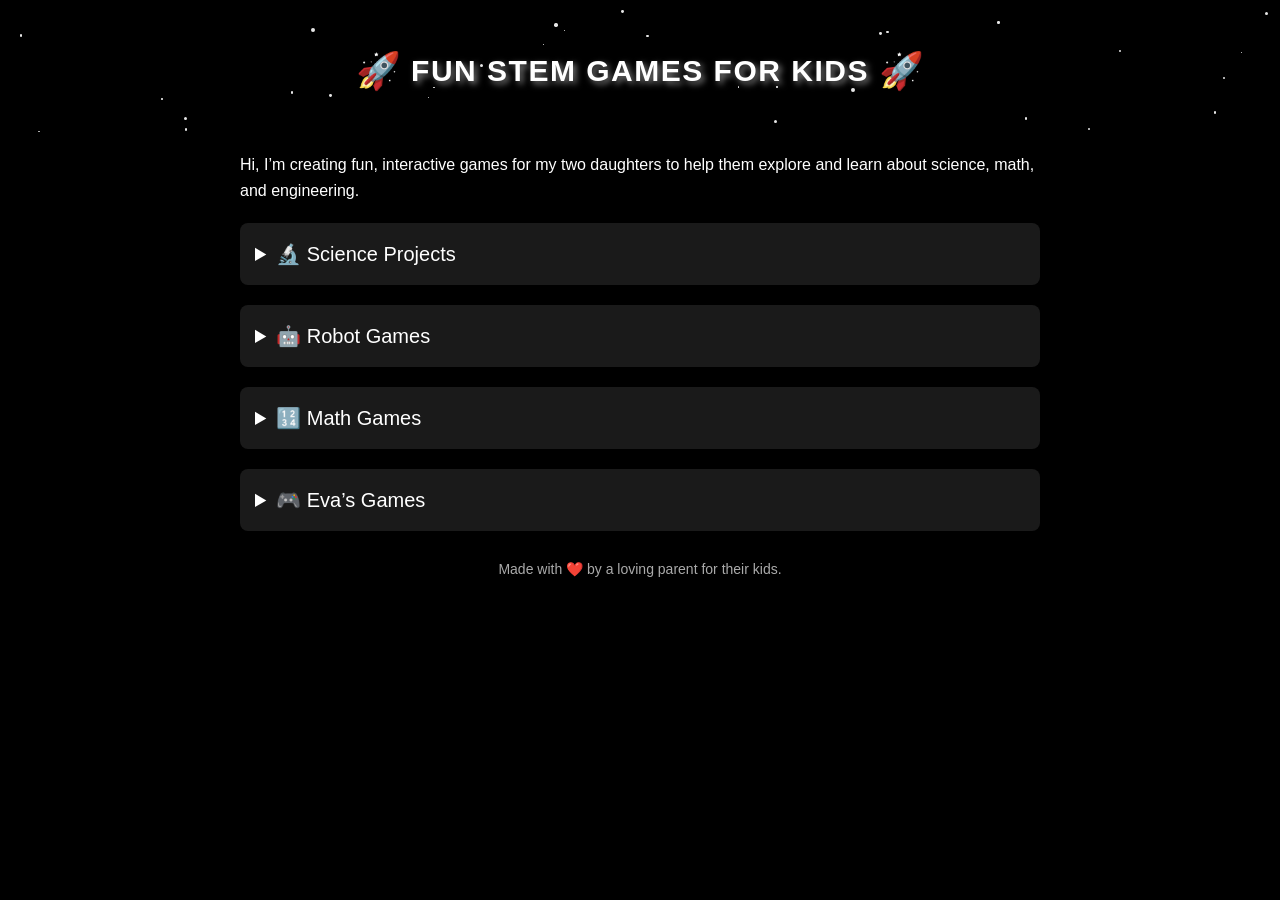
<file: index.html>
<!DOCTYPE html>
<html lang="en">
<head>
  <meta charset="UTF-8" />
  <meta name="viewport" content="width=device-width, initial-scale=1.0" />
  <title>Home - Fun STEM Games for Kids</title>
  
  <!-- Open Graph Meta Tags -->
  <meta property="og:title" content="Fun STEM Games for Kids">
  <meta property="og:description" content="Explore fun and interactive STEM games designed for kids!">
  <meta property="og:image" content="https://tdit84.github.io/home/images/shareable-image.png">
  <meta property="og:url" content="https://tdit84.github.io/home">
  <meta property="og:type" content="website">
  
  <style>
    body {
      font-family: Arial, sans-serif;
      text-align: center;
      background-color: #000;
      color: white;
      margin: 0;
      padding: 10px;
      overflow-x: hidden;
    }
    header {
      background: black;
      color: white;
      padding: 40px 0;
      display: flex;
      justify-content: center;
      align-items: center;
      position: relative;
      overflow: hidden;
    }
    .star-container {
      position: absolute;
      top: 0;
      left: 0;
      width: 100%;
      height: 100%;
      pointer-events: none;
    }
    .star {
      position: absolute;
      background: white;
      border-radius: 50%;
      opacity: 0.9;
      animation: twinkle 2s infinite alternate ease-in-out;
    }
    @keyframes twinkle {
      0% { opacity: 0.5; }
      100% { opacity: 1; }
    }
    .header-content {
      display: flex;
      align-items: center;
      gap: 10px;
      position: relative;
      z-index: 1;
    }
    .header-content h1 {
      margin: 0;
      font-size: 30px;
      font-weight: bold;
      text-transform: uppercase;
      letter-spacing: 1.5px;
      text-shadow: 3px 3px 6px rgba(255, 255, 255, 0.5);
    }
    .rocket {
      font-size: 36px;
      animation: float 1.5s infinite alternate ease-in-out;
    }
    @keyframes float {
      0% { transform: translateY(0); }
      100% { transform: translateY(-5px); }
    }
    .content {
      margin: 20px auto;
      max-width: 800px;
      line-height: 1.6;
      text-align: left;
    }
    /* Main accordion for categories */
    details {
      background: rgba(255, 255, 255, 0.1);
      border-radius: 8px;
      margin: 20px 0;
      padding: 10px;
    }
    summary {
      font-size: 20px;
      cursor: pointer;
      padding: 5px;
      outline: none;
    }
    /* Nested accordion for Math Games sub-categories */
    .nested details {
      background: rgba(255, 255, 255, 0.05);
      margin: 10px 0 10px 20px;
      padding: 5px 10px;
      border-radius: 5px;
    }
    .nested summary {
      font-size: 18px;
      cursor: pointer;
      padding: 3px;
    }
    .game-container {
      margin: 10px 30px;
      padding: 10px;
      background: rgba(255, 255, 255, 0.1);
      border-radius: 8px;
      box-shadow: 0 4px 8px rgba(255, 255, 255, 0.2);
    }
    .game-description {
      font-size: 16px;
      margin-bottom: 5px;
    }
    .link-btn {
      display: inline-block;
      background-color: #555;
      color: white;
      text-decoration: none;
      padding: 8px 16px;
      font-size: 14px;
      border-radius: 5px;
      transition: all 0.3s ease;
    }
    .link-btn:hover {
      background-color: #777;
    }
    footer {
      margin-top: 30px;
      font-size: 14px;
      color: #aaa;
      text-align: center;
    }
  </style>
</head>
<body>
  <header>
    <div class="star-container"></div>
    <div class="header-content">
      <span class="rocket">🚀</span>
      <h1>Fun STEM Games for Kids</h1>
      <span class="rocket">🚀</span>
    </div>
  </header>

  <div class="content">
    <p>
      Hi, I’m creating fun, interactive games for my two daughters to help them explore and learn about science, math, and engineering.
    </p>
    
    <!-- Science Projects Section -->
    <details>
      <summary>🔬 Science Projects</summary>
      <div class="game-container">
        <p class="game-description">
          Extract frames from your videos.
        </p>
        <a href="https://tdit84.github.io/video-frame-extractor/" class="link-btn" target="_blank">Video Frame Extractor</a>
      </div>
    </details>
    
    <!-- Robot Games Section -->
    <details>
      <summary>🤖 Robot Games</summary>
      <div class="game-container">
        <p class="game-description">
          Play with a robot arm and learn how motors work. Can you make the robot reach the target?
        </p>
        <a href="https://tdit84.github.io/robot-arm-game/" class="link-btn" target="_blank">Play the Robot Arm Game</a>
      </div>
      <div class="game-container">
        <p class="game-description">
          Control a robot car and collect wrenches. Tap to move and avoid obstacles!
        </p>
        <a href="https://tdit84.github.io/robot-car-wrench-game/" class="link-btn" target="_blank">Play the Robot Car Game</a>
      </div>
    </details>
    
    <!-- Math Games Section with double nested dropdown -->
    <details>
      <summary>🔢 Math Games</summary>
      <div class="nested">
        <!-- Fractions Category -->
        <details>
          <summary>Fractions</summary>
          <div class="game-container">
            <p class="game-description">
              Convert mixed numbers to improper fractions.
            </p>
            <a href="https://tdit84.github.io/mixed_numbers_to_improper_fractions/" class="link-btn" target="_blank">Play Mixed Numbers Game</a>
          </div>
          <div class="game-container">
            <p class="game-description">
              Divide fractions.
            </p>
            <a href="https://tdit84.github.io/divide_fractions/" class="link-btn" target="_blank">Play Divide Fractions</a>
          </div>
          <div class="game-container">
            <p class="game-description">
              Fly through complex fractions.
            </p>
            <a href="https://tdit84.github.io/complex_fractions/" class="link-btn" target="_blank">Play Complex Fractions</a>
          </div>
          <div class="game-container">
            <p class="game-description">
              Multiply fractions.
            </p>
            <a href="https://tdit84.github.io/multiply_fractions/" class="link-btn" target="_blank">Play Multiply Fractions</a>
          </div>
          <div class="game-container">
            <p class="game-description">
              Convert a fraction to a decimal.
            </p>
            <a href="https://tdit84.github.io/fraction_to_decimal/" class="link-btn" target="_blank">Play Fraction to Decimal</a>
          </div>
          <div class="game-container">
            <p class="game-description">
              Reduce fractions to ratios.
            </p>
            <a href="https://tdit84.github.io/ratio_game/" class="link-btn" target="_blank">Play Ratio Game</a>
          </div>
        </details>
        <!-- Decimals Category -->
        <details>
          <summary>Decimals</summary>
          <div class="game-container">
            <p class="game-description">
              Convert decimals to fractions.
            </p>
            <a href="https://tdit84.github.io/decimals_to_fractions/" class="link-btn" target="_blank">Play Decimals to Fractions</a>
          </div>
          <div class="game-container">
            <p class="game-description">
              Arrange decimals in order.
            </p>
            <a href="https://tdit84.github.io/order_decimals_game/" class="link-btn" target="_blank">Play Order Decimals Game</a>
          </div>
          <div class="game-container">
            <p class="game-description">
              Practice adding money by rounding amounts.
            </p>
            <a href="https://tdit84.github.io/add_money_by_rounding/" class="link-btn" target="_blank">Play Add Money by Rounding</a>
          </div>
          <div class="game-container">
            <p class="game-description">
              Round decimals for precision.
            </p>
            <a href="https://tdit84.github.io/decimal_rounding_game/" class="link-btn" target="_blank">Play Decimal Rounding Game</a>
          </div>
          <div class="game-container">
            <p class="game-description">
              Multiply by counting zeros.
            </p>
            <a href="https://tdit84.github.io/multiply_by_counting_zeros/" class="link-btn" target="_blank">Play Multiply by Counting Zeros</a>
          </div>
        </details>
        <!-- Geometry Category (for Percents and new Line Formula Game has been moved earlier but now we add under Science Projects) -->
        <!-- We now create a separate Geometry category under Math Games if needed; however, your request now asks for the Line Formula Game to be in Eva’s Games earlier.
             So we'll leave Geometry out of Math Games. -->
        <!-- Percents Category -->
        <details>
          <summary>Percents</summary>
          <div class="game-container">
            <p class="game-description">
              Convert decimals to percents with ease.
            </p>
            <a href="https://tdit84.github.io/decimals_to_percents_game/" class="link-btn" target="_blank">Play Decimals to Percents Game</a>
          </div>
        </details>
        <!-- Exponents Category -->
        <details>
          <summary>Exponents</summary>
          <div class="game-container">
            <p class="game-description">
              Master exponents in this power-packed challenge.
            </p>
            <a href="https://tdit84.github.io/exponents_game/" class="link-btn" target="_blank">Play Exponents Game</a>
          </div>
        </details>
      </div>
    </details>
    
    <!-- Eva's Games Section -->
    <details>
      <summary>🎮 Eva’s Games</summary>
      <div class="game-container">
        <p class="game-description">
          This is a soccer game – play Classic Football!
        </p>
        <a href="https://tdit84.github.io/classic_football/" class="link-btn" target="_blank">Play Classic Football</a>
      </div>
      <div class="game-container">
        <p class="game-description">
          This one is American football – check out American Football!
        </p>
        <a href="https://tdit84.github.io/american_football/" class="link-btn" target="_blank">Play American Football</a>
      </div>
      <div class="game-container">
        <p class="game-description">
          Fly a drone at the beach.
        </p>
        <a href="https://tdit84.github.io/drone_game/" class="link-btn" target="_blank">Play Drone Game</a>
      </div>
      <div class="game-container">
        <p class="game-description">
          Discover the formula for a line.
        </p>
        <a href="https://tdit84.github.io/line_formula_game/" class="link-btn" target="_blank">Play Line Formula Game</a>
      </div>
    </details>
    
  </div>

  <footer>
    <p>Made with ❤️ by a loving parent for their kids.</p>
  </footer>

  <script>
    function createStars() {
      const starContainer = document.querySelector('.star-container');
      for (let i = 0; i < 30; i++) {
        const star = document.createElement("div");
        star.classList.add("star");
        const size = Math.random() * 3 + 1 + "px";
        star.style.width = size;
        star.style.height = size;
        star.style.top = Math.random() * 100 + "%";
        star.style.left = Math.random() * 100 + "%";
        star.style.animationDuration = (Math.random() * 2 + 1) + "s";
        starContainer.appendChild(star);
      }
    }
    createStars();
  </script>
</body>
</html>
</file>
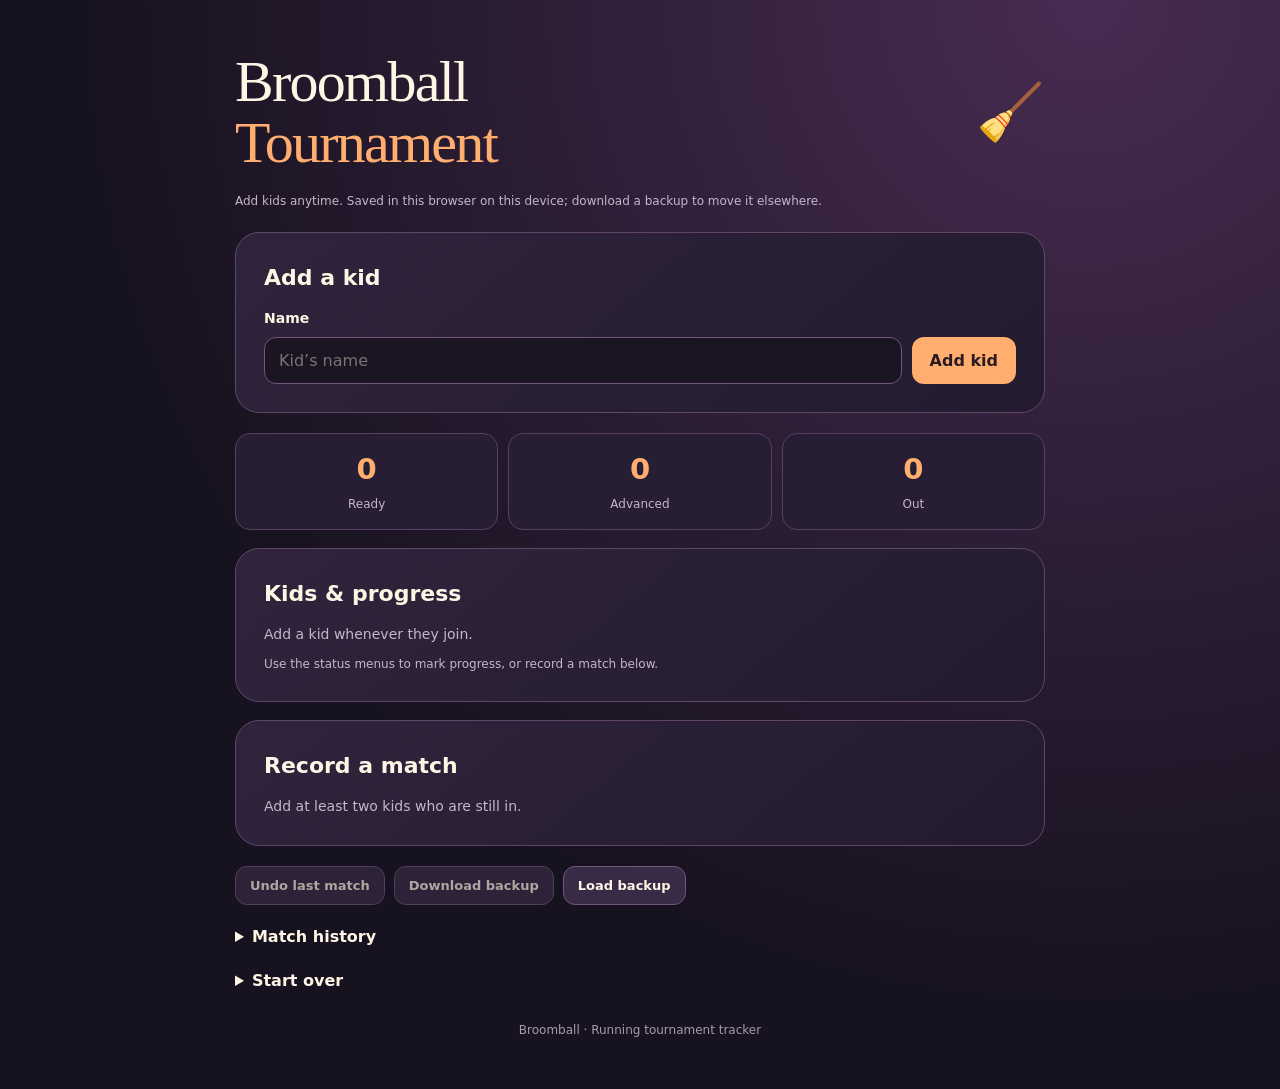
<file: broomball.html>
<!doctype html><html lang="en"><head><meta charset="utf-8"><meta name="viewport" content="width=device-width,initial-scale=1"><meta name="theme-color" content="#20182e"><title>Broomball Tournament</title><meta name="description" content="Add kids as they join and track who advances in your broomball tournament."><meta property="og:title" content="Broomball Tournament"><meta property="og:description" content="Add players anytime and track their progress."><link rel="stylesheet" href="halloween-voting.css"><style>
main{max-width:850px}.head .icon{font-size:55px}.saved{font-size:12px;color:var(--muted);margin:0 0 22px}.card{margin-top:18px}.card h2{font-size:22px;margin:0 0 14px}.add-row{display:flex;gap:10px;margin-top:8px}.add-row input{flex:1;width:0;min-width:0}.add-row button{white-space:nowrap;width:auto;flex:0 0 auto;margin-top:0}.stats{display:grid;grid-template-columns:repeat(3,1fr);gap:10px;margin-top:20px}.stat{border:1px solid #584063;background:#271e33;border-radius:15px;padding:14px;text-align:center}.stat strong{display:block;font-size:29px;color:var(--accent)}.stat span{font-size:12px;color:var(--muted)}.kid{display:grid;grid-template-columns:1fr 125px;align-items:center;gap:14px;border-top:1px solid #4f3b58;padding:16px 0}.kid-name{font-weight:700;overflow-wrap:anywhere}.kid-meta{font-size:12px;color:var(--muted);margin:4px 0 0}select{width:100%;background:#1b1523;color:var(--ink);border:1px solid #715779;border-radius:11px;padding:12px 9px;font:16px system-ui}select:focus{outline:3px solid var(--accent);outline-offset:3px}.pair{display:grid;grid-template-columns:1fr 1fr;gap:14px}.pair label{font-size:12px;margin-bottom:6px}.win-buttons{display:grid;grid-template-columns:1fr 1fr;gap:12px;margin-top:16px}.win-buttons button{overflow-wrap:anywhere;min-width:0}.toolbar{display:flex;gap:9px;flex-wrap:wrap;margin:20px 0}.secondary{background:#392b45;color:var(--ink);border:1px solid #715779;font-size:13px;padding:11px 14px}.reset{color:#ffd1da;border-color:#a66e82}.note{margin-top:10px}.log{font-size:14px;padding:13px 0;border-top:1px solid #4f3b58;overflow-wrap:anywhere}.log small{color:var(--muted);display:block}.log strong{color:#ffd1a4}details{margin-top:20px}summary{cursor:pointer;font-weight:650}#message{color:#ffd1ac;font-size:14px;min-height:20px}#message:empty{display:none}.empty{color:var(--muted);font-size:14px;margin:0}.out .kid-name{color:#c2a7be}#import-file{display:none}[hidden]{display:none!important}@media(max-width:600px){.card{padding:20px}.head h1{font-size:39px}.head .icon{font-size:45px}.add-row button{padding:12px 15px}.kid{grid-template-columns:1fr 115px}.pair{gap:10px}.win-buttons button{font-size:14px;padding:13px 9px}}
</style></head><body><main><div class="head"><h1>Broomball<br><em>Tournament</em></h1><span class="icon" aria-hidden="true">🧹</span></div><p class="saved">Add kids anytime. Saved in this browser on this device; download a backup to move it elsewhere.</p><p id="message" role="status" aria-live="polite"></p><section class="card"><h2>Add a kid</h2><form id="add-form"><label for="kid-name">Name</label><div class="add-row"><input id="kid-name" name="kid" autocomplete="off" maxlength="60" placeholder="Kid’s name" required><button type="submit">Add kid</button></div></form></section><div class="stats" aria-label="Player progress"><div class="stat"><strong id="ready-count">0</strong><span>Ready</span></div><div class="stat"><strong id="advanced-count">0</strong><span>Advanced</span></div><div class="stat"><strong id="out-count">0</strong><span>Out</span></div></div><section class="card"><h2>Kids & progress</h2><div id="roster"><p class="empty">Add a kid whenever they join.</p></div><p class="note">Use the status menus to mark progress, or record a match below.</p></section><section class="card" id="match-card"><h2>Record a match</h2><p class="empty" id="match-hint">Add at least two kids who are still in.</p><div id="match-controls" hidden><div class="pair"><div><label for="player-a">First player</label><select id="player-a"></select></div><div><label for="player-b">Second player</label><select id="player-b"></select></div></div><p class="note">Tap the winner. They advance; the other kid is marked out.</p><div class="win-buttons"><button id="a-wins" type="button"></button><button id="b-wins" type="button"></button></div></div></section><div class="toolbar"><button id="undo" type="button" class="secondary">Undo last match</button><button id="download" type="button" class="secondary">Download backup</button><button id="import" type="button" class="secondary">Load backup</button></div><details><summary>Match history</summary><div id="history"></div></details><details><summary>Start over</summary><p class="note">Download a backup if you want to keep this tournament.</p><button id="restart" type="button" class="secondary reset">Clear this tournament</button></details><input id="import-file" type="file" accept=".json,application/json"><footer>Broomball · Running tournament tracker</footer></main><script src="broomball-core.js"></script><script src="broomball.js"></script></body></html>
</file>
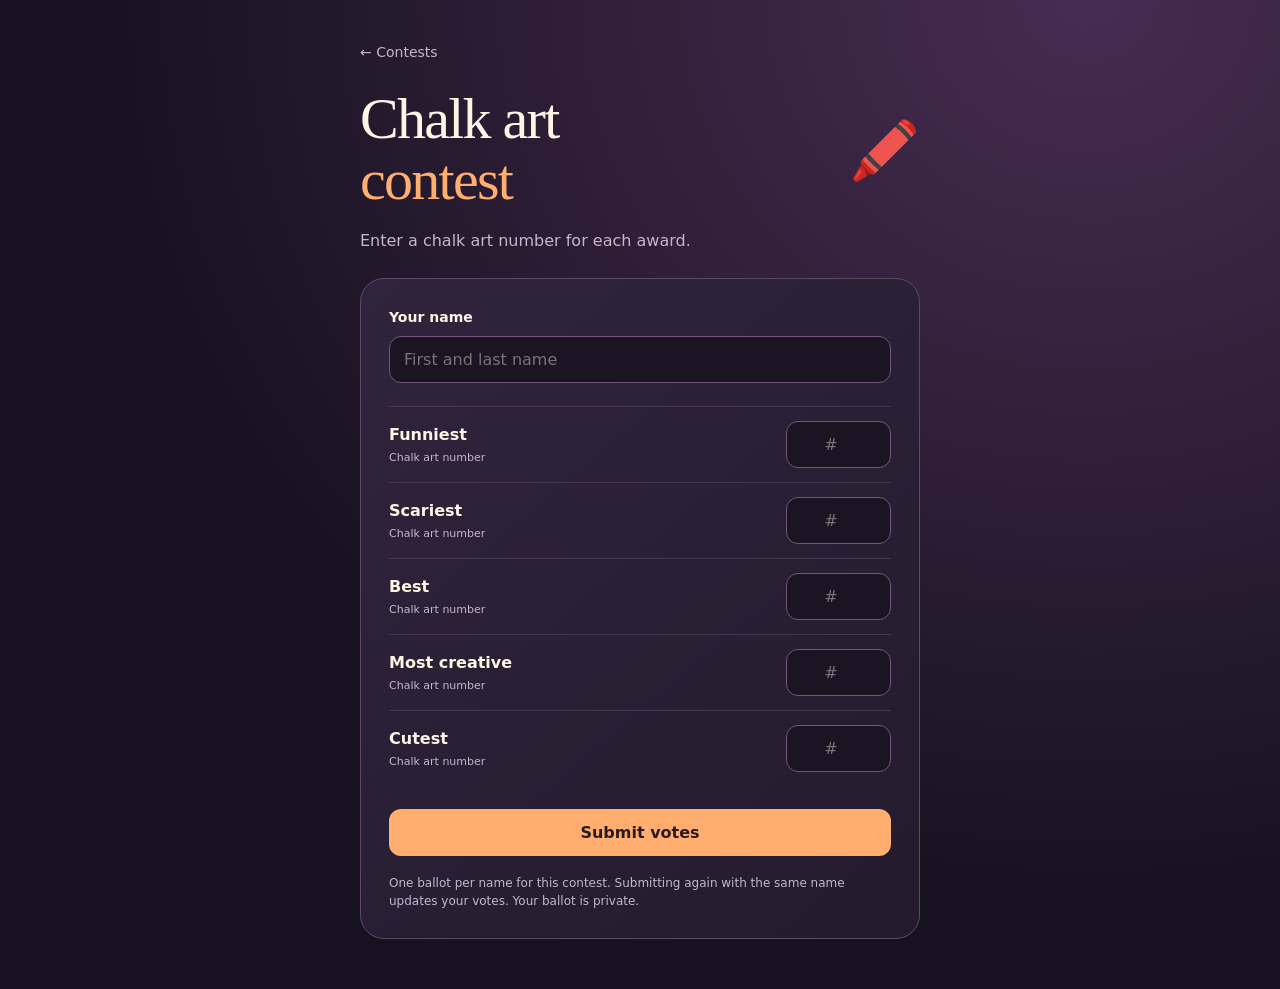
<file: chalk-vote.html>
<!doctype html><html lang="en"><head><meta charset="utf-8"><meta name="viewport" content="width=device-width,initial-scale=1"><meta name="theme-color" content="#20182e"><title>Chalk art contest • Halloween Voting</title><meta name="description" content="Enter your name and vote by entry number for each award."><meta property="og:type" content="website"><meta property="og:title" content="Chalk art contest • Halloween Voting"><meta property="og:description" content="Enter your name and vote by entry number for each award."><link rel="stylesheet" href="halloween-voting.css"></head><body><main class="ballot"><a class="back" href="halloween.html">← Contests</a><div class="head"><h1>Chalk art<br><em>contest</em></h1><span class="icon" aria-hidden="true">🖍️</span></div><p class="sub">Enter a chalk art number for each award.</p><div class="card"><form id="ballot" data-contest="chalk"><label for="voter">Your name</label><input id="voter" name="voter" autocomplete="name" maxlength="80" placeholder="First and last name" required><div class="award"><label for="funniest">Funniest<small>Chalk art number</small></label><input id="funniest" name="funniest" data-vote type="number" inputmode="numeric" min="1" max="9999" step="1" placeholder="#" required aria-label="Funniest — chalk number"></div><div class="award"><label for="scariest">Scariest<small>Chalk art number</small></label><input id="scariest" name="scariest" data-vote type="number" inputmode="numeric" min="1" max="9999" step="1" placeholder="#" required aria-label="Scariest — chalk number"></div><div class="award"><label for="best">Best<small>Chalk art number</small></label><input id="best" name="best" data-vote type="number" inputmode="numeric" min="1" max="9999" step="1" placeholder="#" required aria-label="Best — chalk number"></div><div class="award"><label for="creative">Most creative<small>Chalk art number</small></label><input id="creative" name="creative" data-vote type="number" inputmode="numeric" min="1" max="9999" step="1" placeholder="#" required aria-label="Most creative — chalk number"></div><div class="award"><label for="cutest">Cutest<small>Chalk art number</small></label><input id="cutest" name="cutest" data-vote type="number" inputmode="numeric" min="1" max="9999" step="1" placeholder="#" required aria-label="Cutest — chalk number"></div><div class="honey" aria-hidden="true"><label for="website">Leave blank</label><input id="website" name="website" tabindex="-1" autocomplete="off"></div><button id="submit" type="submit">Submit votes</button><p id="status" role="status" aria-live="polite"></p></form><p class="note">One ballot per name for this contest. Submitting again with the same name updates your votes. Your ballot is private.</p></div></main><script src="halloween-voting.js"></script></body></html>
</file>
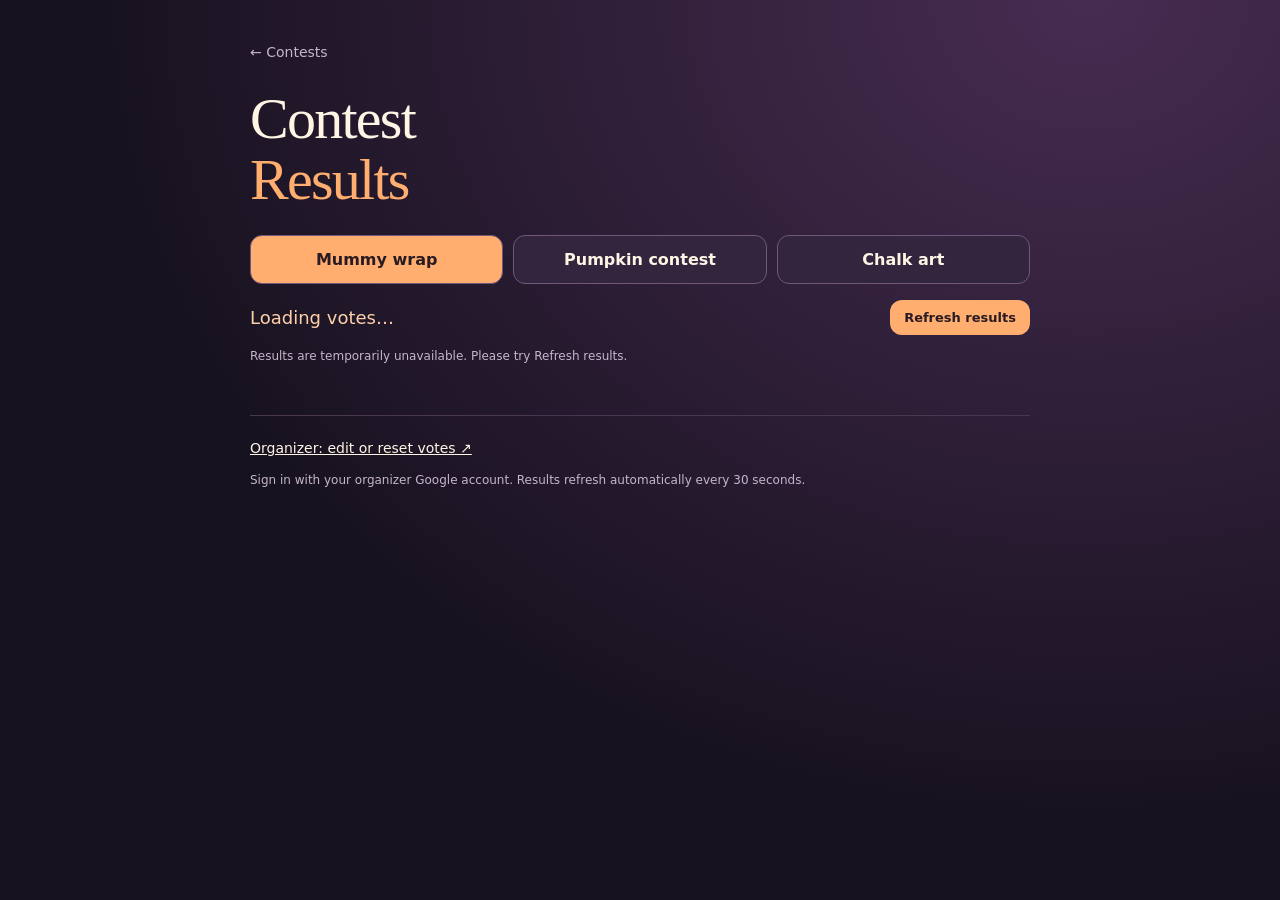
<file: halloween-results.html>
<!doctype html><html lang="en"><head><meta charset="utf-8"><meta name="viewport" content="width=device-width,initial-scale=1"><meta name="theme-color" content="#20182e"><title>Contest Results • Halloween</title><meta name="description" content="Live vote counts for the Halloween mummy wrap and pumpkin contests."><meta property="og:title" content="Halloween Contest Results"><meta property="og:description" content="See the latest votes for every award."><link rel="stylesheet" href="halloween-voting.css"><style>.tabs{display:flex;gap:10px;margin:24px 0 16px}.tabs button{flex:1;background:#34253f;color:var(--ink);border:1px solid #715779}.tabs button[aria-selected=true]{background:var(--accent);color:#291b21}.topline{display:flex;align-items:center;gap:14px;justify-content:space-between;flex-wrap:wrap}.topline button{font-size:13px;padding:10px 14px}.summary{font-size:18px;color:#ffcfaa}#load-status{font-size:12px;color:var(--muted);min-height:18px}.award-card h3{font-size:18px;margin:0 0 15px}.award-card{margin:0}.leader{font:500 31px/1.2 Georgia,serif;color:var(--accent);margin:0 0 8px}.vote-count{font-size:13px;color:var(--muted);margin:0}.awards{display:grid;grid-template-columns:1fr 1fr;gap:16px;margin-top:20px}.award-card details{margin-top:18px;font-size:13px}summary{cursor:pointer}table{width:100%;border-collapse:collapse;margin-top:12px}th,td{text-align:left;padding:8px 2px;border-bottom:1px solid #49364f}th{color:var(--muted);font-size:12px}.organizer{border-top:1px solid #49364f;margin-top:30px;padding-top:22px;font-size:14px}.organizer p{font-size:12px;color:var(--muted)}@media(max-width:600px){.awards{grid-template-columns:1fr}.tabs button{font-size:14px;padding:13px 8px}}</style></head><body><main><a class="back" href="halloween.html">← Contests</a><h1>Contest<br><em>Results</em></h1><div class="tabs" role="tablist" aria-label="Contest"><button id="mummy-tab" type="button" role="tab" aria-selected="true" aria-controls="results" data-contest="mummy">Mummy wrap</button><button id="pumpkin-tab" type="button" role="tab" aria-selected="false" aria-controls="results" data-contest="pumpkin">Pumpkin contest</button><button id="chalk-tab" type="button" role="tab" aria-selected="false" aria-controls="results" data-contest="chalk">Chalk art</button></div><div class="topline"><span id="ballot-count" class="summary">Loading votes…</span><button id="refresh-results" type="button">Refresh results</button></div><p id="load-status" role="status" aria-live="polite">Checking the latest results…</p><section id="results" role="tabpanel" aria-labelledby="mummy-tab"><div class="awards" id="awards"></div></section><section class="organizer"><a href="https://script.google.com/macros/s/AKfycbzHJm0OW2ntswLjTM1QKotYB3omeKh8WAPy0hNqPnXtcLZNYEfrVL9iaNvdKfmd6bedCA/exec?admin=1" target="_blank" rel="noopener">Organizer: edit or reset votes ↗</a><p>Sign in with your organizer Google account. Results refresh automatically every 30 seconds.</p></section></main><script src="halloween-results.js"></script></body></html>
</file>
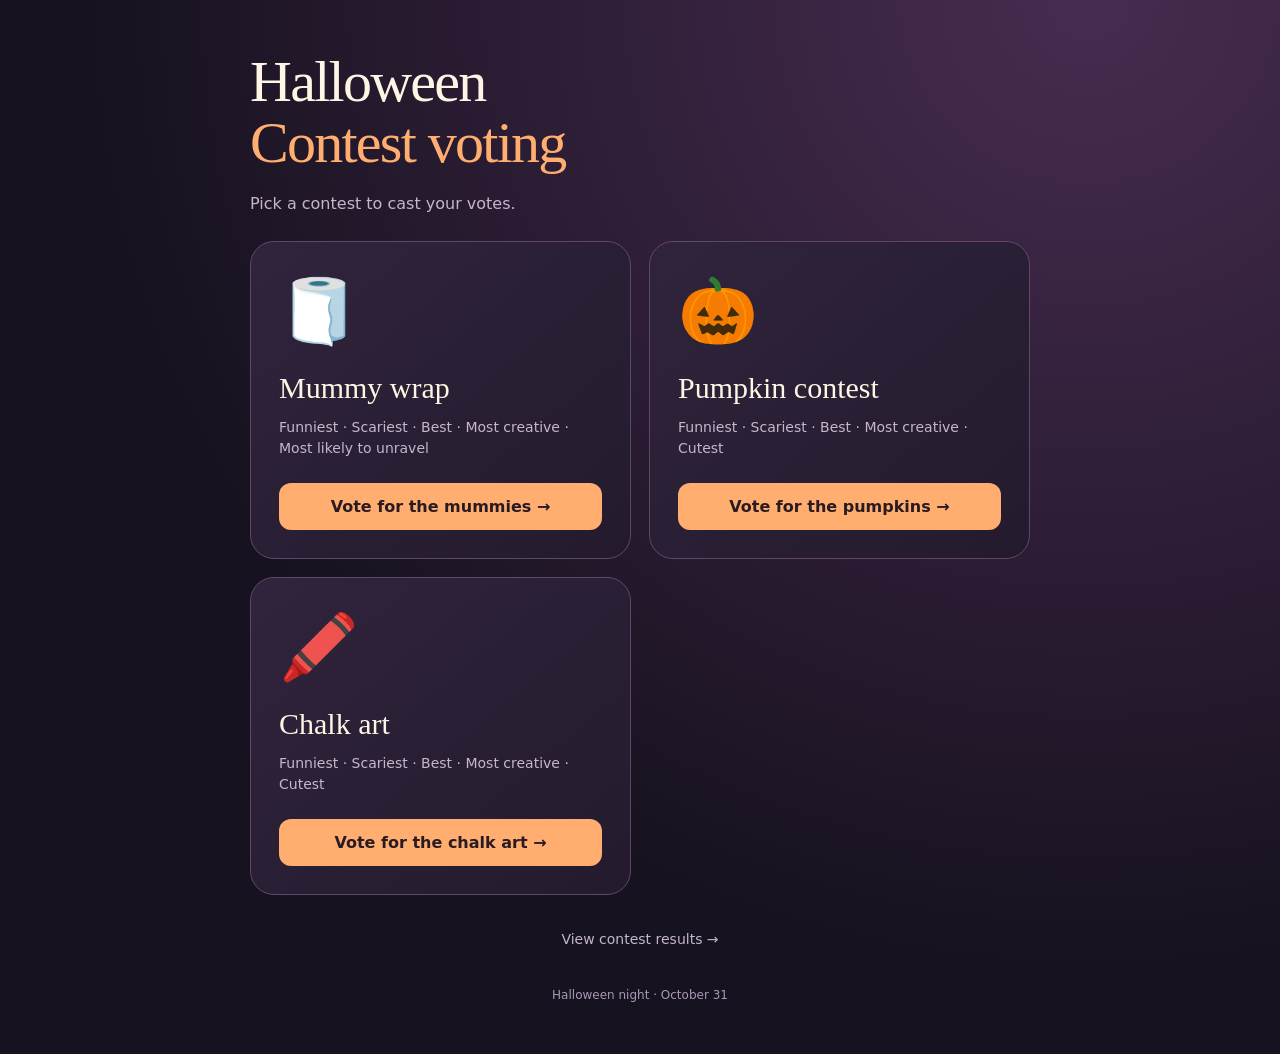
<file: halloween.html>
<!doctype html><html lang="en"><head><meta charset="utf-8"><meta name="viewport" content="width=device-width,initial-scale=1"><meta name="theme-color" content="#20182e"><title>Halloween Contest Voting</title><meta name="description" content="Cast your votes for the mummy wrap, pumpkin, and chalk art contests."><meta property="og:type" content="website"><meta property="og:title" content="Halloween Contest Voting"><meta property="og:description" content="Cast your votes for the mummy wrap, pumpkin, and chalk art contests."><link rel="stylesheet" href="halloween-voting.css"></head><body><main><h1>Halloween<br><em>Contest voting</em></h1><p class="sub">Pick a contest to cast your votes.</p><div class="grid"><a class="card contest" href="mummy-vote.html"><span class="icon" aria-hidden="true">🧻</span><h2>Mummy wrap</h2><p>Funniest · Scariest · Best · Most creative · Most likely to unravel</p><span class="cta">Vote for the mummies →</span></a><a class="card contest" href="pumpkin-vote.html"><span class="icon" aria-hidden="true">🎃</span><h2>Pumpkin contest</h2><p>Funniest · Scariest · Best · Most creative · Cutest</p><span class="cta">Vote for the pumpkins →</span></a><a class="card contest" href="chalk-vote.html"><span class="icon" aria-hidden="true">🖍️</span><h2>Chalk art</h2><p>Funniest · Scariest · Best · Most creative · Cutest</p><span class="cta">Vote for the chalk art →</span></a></div><p style="text-align:center;margin-top:26px"><a href="halloween-results.html" class="back">View contest results →</a></p><footer>Halloween night · October 31</footer></main></body></html>
</file>
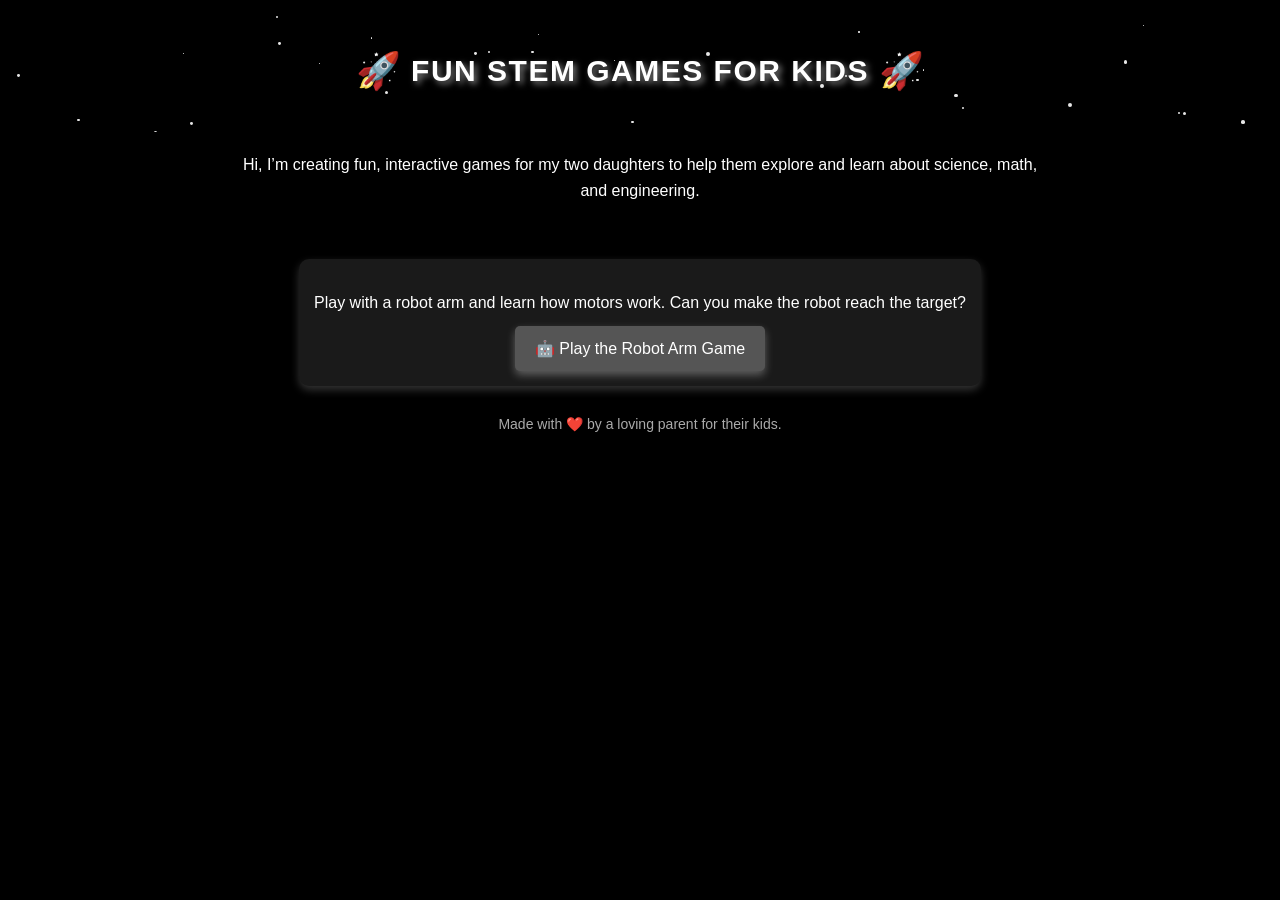
<file: home.html>
<!DOCTYPE html>
<html lang="en">
<head>
  <meta charset="UTF-8" />
  <meta name="viewport" content="width=device-width, initial-scale=1.0" />
  <title>Home - Fun STEM Games for Kids</title>
  <style>
    body {
      font-family: Arial, sans-serif;
      text-align: center;
      background-color: #000;
      color: white;
      margin: 0;
      padding: 10px;
      overflow-x: hidden;
    }
    header {
      background: black;
      color: white;
      padding: 40px 0;
      display: flex;
      justify-content: center;
      align-items: center;
      position: relative;
      overflow: hidden;
    }
    .star-container {
      position: absolute;
      top: 0;
      left: 0;
      width: 100%;
      height: 100%;
      pointer-events: none;
    }
    .star {
      position: absolute;
      background: white;
      border-radius: 50%;
      opacity: 0.9;
      animation: twinkle 2s infinite alternate ease-in-out;
    }
    @keyframes twinkle {
      0% { opacity: 0.5; }
      100% { opacity: 1; }
    }
    .header-content {
      display: flex;
      align-items: center;
      gap: 10px;
      position: relative;
      z-index: 1;
    }
    .header-content h1 {
      margin: 0;
      font-size: 30px;
      font-weight: bold;
      text-transform: uppercase;
      letter-spacing: 1.5px;
      text-shadow: 3px 3px 6px rgba(255, 255, 255, 0.5);
    }
    .rocket {
      font-size: 36px;
      animation: float 1.5s infinite alternate ease-in-out;
    }
    @keyframes float {
      0% { transform: translateY(0); }
      100% { transform: translateY(-5px); }
    }
    .content {
      margin: 20px auto;
      max-width: 800px;
      line-height: 1.6;
    }
    .game-container {
      margin-top: 40px;
      padding: 15px;
      background: rgba(255, 255, 255, 0.1);
      border-radius: 10px;
      box-shadow: 0 4px 8px rgba(255, 255, 255, 0.2);
      display: inline-block;
    }
    .game-description {
      font-size: 16px;
      color: white;
      margin-bottom: 10px;
    }
    .link-btn {
      display: inline-block;
      background-color: #555;
      color: white;
      text-decoration: none;
      padding: 10px 20px;
      font-size: 16px;
      border-radius: 5px;
      box-shadow: 0 4px 8px rgba(255, 255, 255, 0.3);
      transition: all 0.3s ease;
    }
    .link-btn:hover {
      background-color: #777;
    }
    footer {
      margin-top: 30px;
      font-size: 14px;
      color: #aaa;
    }
  </style>
</head>
<body>
  <header>
    <div class="star-container"></div> <!-- Container for procedurally generated stars -->
    <div class="header-content">
      <span class="rocket">🚀</span>
      <h1>Fun STEM Games for Kids</h1>
      <span class="rocket">🚀</span>
    </div>
  </header>

  <div class="content">
    <p>
      Hi, I’m creating fun, interactive games for my two daughters to help them explore and learn about science, math, and engineering.
    </p>

    <div class="game-container">
      <p class="game-description">
        Play with a robot arm and learn how motors work. Can you make the robot reach the target?
      </p>
      <a href="https://tdit84.github.io/robot-arm-game/" class="link-btn" target="_blank">🤖 Play the Robot Arm Game</a>
    </div>
  </div>

  <footer>
    <p>Made with ❤️ by a loving parent for their kids.</p>
  </footer>

  <script>
    function createStars() {
      const starContainer = document.querySelector('.star-container');
      for (let i = 0; i < 30; i++) {
        const star = document.createElement("div");
        star.classList.add("star");
        const size = Math.random() * 3 + 1 + "px";
        star.style.width = size;
        star.style.height = size;
        star.style.top = Math.random() * 100 + "%";
        star.style.left = Math.random() * 100 + "%";
        star.style.animationDuration = (Math.random() * 2 + 1) + "s";
        starContainer.appendChild(star);
      }
    }
    createStars();
  </script>
</body>
</html>
</file>
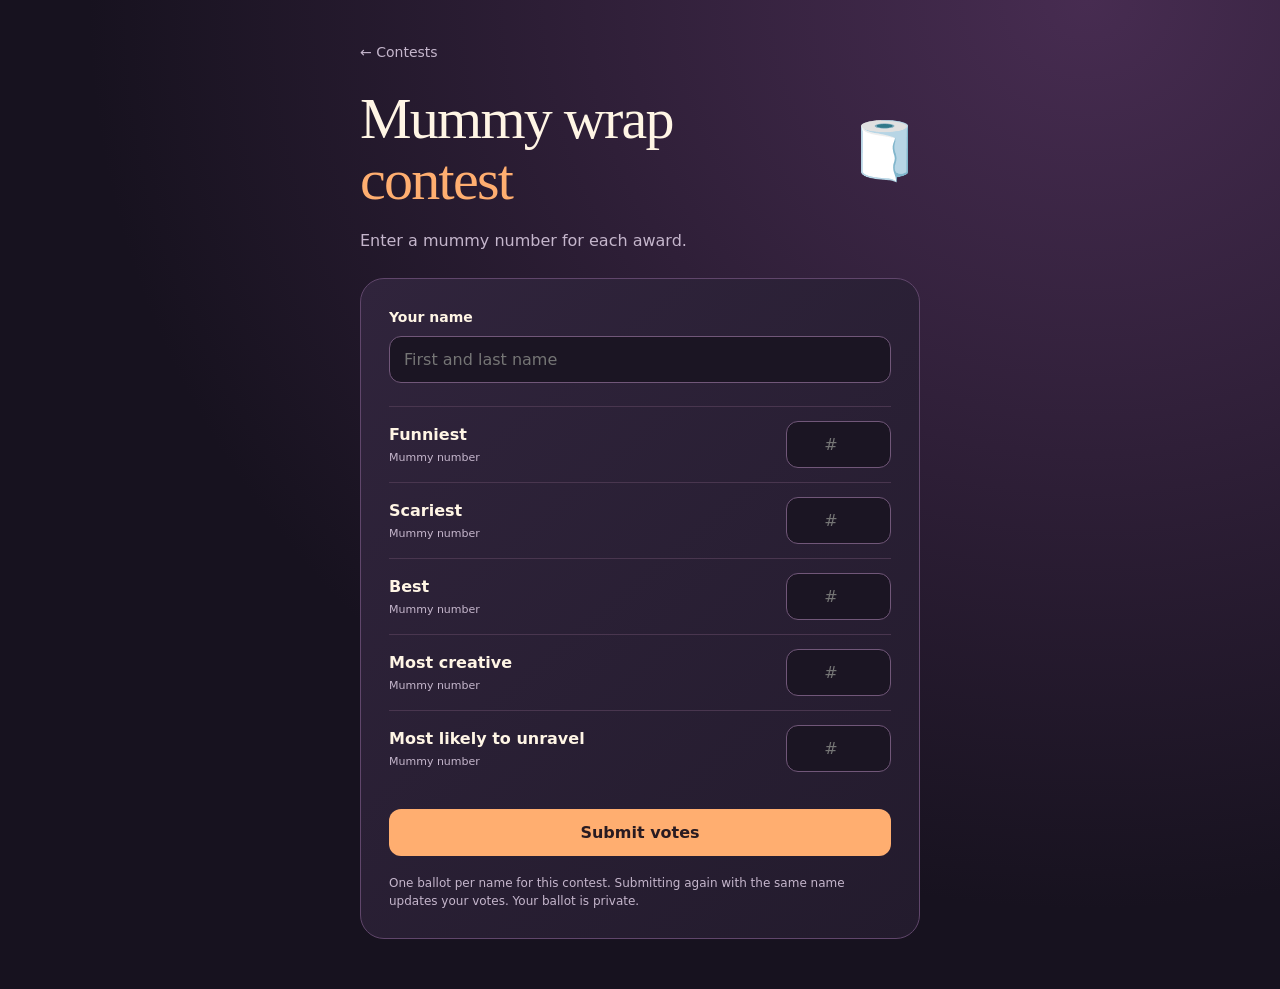
<file: mummy-vote.html>
<!doctype html><html lang="en"><head><meta charset="utf-8"><meta name="viewport" content="width=device-width,initial-scale=1"><meta name="theme-color" content="#20182e"><title>Mummy wrap contest • Halloween Voting</title><meta name="description" content="Enter your name and vote by entry number for each award."><meta property="og:type" content="website"><meta property="og:title" content="Mummy wrap contest • Halloween Voting"><meta property="og:description" content="Enter your name and vote by entry number for each award."><link rel="stylesheet" href="halloween-voting.css"></head><body><main class="ballot"><a class="back" href="halloween.html">← Contests</a><div class="head"><h1>Mummy wrap<br><em>contest</em></h1><span class="icon" aria-hidden="true">🧻</span></div><p class="sub">Enter a mummy number for each award.</p><div class="card"><form id="ballot" data-contest="mummy"><label for="voter">Your name</label><input id="voter" name="voter" autocomplete="name" maxlength="80" placeholder="First and last name" required><div class="award"><label for="funniest">Funniest<small>Mummy number</small></label><input id="funniest" name="funniest" data-vote type="number" inputmode="numeric" min="1" max="9999" step="1" placeholder="#" required aria-label="Funniest — mummy number"></div><div class="award"><label for="scariest">Scariest<small>Mummy number</small></label><input id="scariest" name="scariest" data-vote type="number" inputmode="numeric" min="1" max="9999" step="1" placeholder="#" required aria-label="Scariest — mummy number"></div><div class="award"><label for="best">Best<small>Mummy number</small></label><input id="best" name="best" data-vote type="number" inputmode="numeric" min="1" max="9999" step="1" placeholder="#" required aria-label="Best — mummy number"></div><div class="award"><label for="creative">Most creative<small>Mummy number</small></label><input id="creative" name="creative" data-vote type="number" inputmode="numeric" min="1" max="9999" step="1" placeholder="#" required aria-label="Most creative — mummy number"></div><div class="award"><label for="unravel">Most likely to unravel<small>Mummy number</small></label><input id="unravel" name="unravel" data-vote type="number" inputmode="numeric" min="1" max="9999" step="1" placeholder="#" required aria-label="Most likely to unravel — mummy number"></div><div class="honey" aria-hidden="true"><label for="website">Leave blank</label><input id="website" name="website" tabindex="-1" autocomplete="off"></div><button id="submit" type="submit">Submit votes</button><p id="status" role="status" aria-live="polite"></p></form><p class="note">One ballot per name for this contest. Submitting again with the same name updates your votes. Your ballot is private.</p></div></main><script src="halloween-voting.js"></script></body></html>
</file>
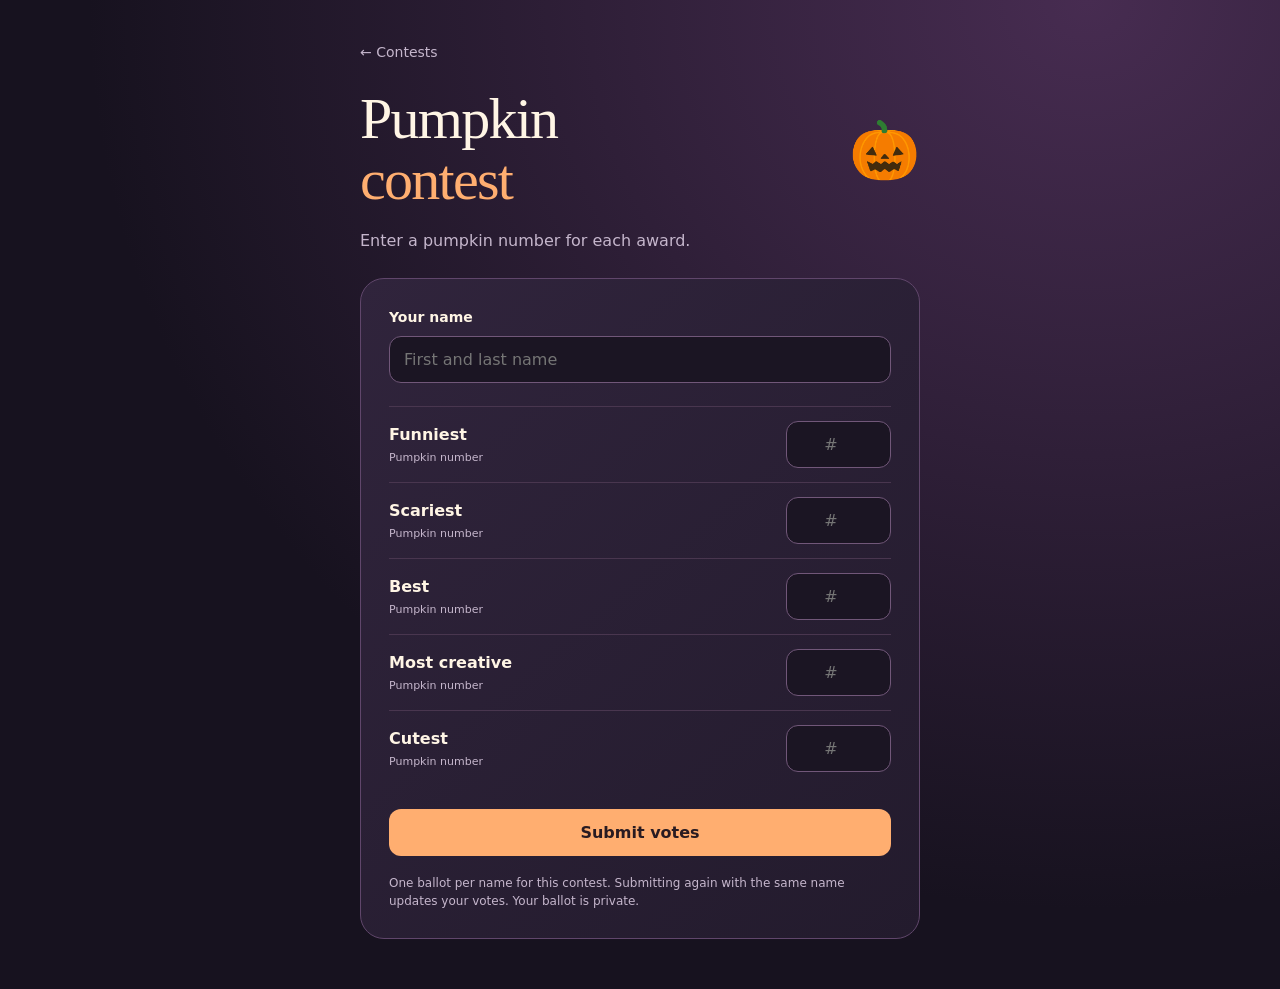
<file: pumpkin-vote.html>
<!doctype html><html lang="en"><head><meta charset="utf-8"><meta name="viewport" content="width=device-width,initial-scale=1"><meta name="theme-color" content="#20182e"><title>Pumpkin contest • Halloween Voting</title><meta name="description" content="Enter your name and vote by entry number for each award."><meta property="og:type" content="website"><meta property="og:title" content="Pumpkin contest • Halloween Voting"><meta property="og:description" content="Enter your name and vote by entry number for each award."><link rel="stylesheet" href="halloween-voting.css"></head><body><main class="ballot"><a class="back" href="halloween.html">← Contests</a><div class="head"><h1>Pumpkin<br><em>contest</em></h1><span class="icon" aria-hidden="true">🎃</span></div><p class="sub">Enter a pumpkin number for each award.</p><div class="card"><form id="ballot" data-contest="pumpkin"><label for="voter">Your name</label><input id="voter" name="voter" autocomplete="name" maxlength="80" placeholder="First and last name" required><div class="award"><label for="funniest">Funniest<small>Pumpkin number</small></label><input id="funniest" name="funniest" data-vote type="number" inputmode="numeric" min="1" max="9999" step="1" placeholder="#" required aria-label="Funniest — pumpkin number"></div><div class="award"><label for="scariest">Scariest<small>Pumpkin number</small></label><input id="scariest" name="scariest" data-vote type="number" inputmode="numeric" min="1" max="9999" step="1" placeholder="#" required aria-label="Scariest — pumpkin number"></div><div class="award"><label for="best">Best<small>Pumpkin number</small></label><input id="best" name="best" data-vote type="number" inputmode="numeric" min="1" max="9999" step="1" placeholder="#" required aria-label="Best — pumpkin number"></div><div class="award"><label for="creative">Most creative<small>Pumpkin number</small></label><input id="creative" name="creative" data-vote type="number" inputmode="numeric" min="1" max="9999" step="1" placeholder="#" required aria-label="Most creative — pumpkin number"></div><div class="award"><label for="cutest">Cutest<small>Pumpkin number</small></label><input id="cutest" name="cutest" data-vote type="number" inputmode="numeric" min="1" max="9999" step="1" placeholder="#" required aria-label="Cutest — pumpkin number"></div><div class="honey" aria-hidden="true"><label for="website">Leave blank</label><input id="website" name="website" tabindex="-1" autocomplete="off"></div><button id="submit" type="submit">Submit votes</button><p id="status" role="status" aria-live="polite"></p></form><p class="note">One ballot per name for this contest. Submitting again with the same name updates your votes. Your ballot is private.</p></div></main><script src="halloween-voting.js"></script></body></html>
</file>
<file: halloween-voting.css>
:root{color-scheme:dark;--bg:#17121f;--panel:#261e32;--ink:#fff5e5;--muted:#c5b6cc;--accent:#ffae70}*{box-sizing:border-box}body{margin:0;background:radial-gradient(ellipse at 85% 0,#472c51,transparent 65%),var(--bg);color:var(--ink);font:16px/1.5 system-ui,-apple-system,sans-serif;min-height:100vh}main{max-width:820px;margin:auto;padding:34px 20px 50px}a{color:inherit}h1{font:500 clamp(36px,7vw,58px)/1.05 Georgia,serif;letter-spacing:-.03em;margin:18px 0}h1 em{font-style:normal;color:var(--accent)}.sub,.note{color:var(--muted)}.sub{margin:0 0 25px}.note{font-size:12px;margin:18px 0 0}.back{display:inline-block;color:var(--muted);font-size:14px;text-decoration:none;padding:8px 0}.grid{display:grid;grid-template-columns:1fr 1fr;gap:18px}.card{background:linear-gradient(140deg,#30243c,#231b2d);border:1px solid #60466b;border-radius:24px;padding:28px}.contest{text-decoration:none;display:flex;flex-direction:column;transition:border-color .15s,transform .15s}.contest:hover{border-color:var(--accent);transform:translateY(-2px)}.icon{font-size:64px;line-height:1.3}.contest h2{font:500 30px Georgia,serif;margin:18px 0 12px}.contest p{color:var(--muted);font-size:14px;margin:0 0 24px}.cta,button{border:0;background:var(--accent);color:#291b21;border-radius:12px;padding:14px 18px;font:750 16px system-ui;text-align:center;cursor:pointer}.cta{margin-top:auto}.ballot{max-width:600px}label{font-weight:650;font-size:14px;display:block}input{background:#1b1523;border:1px solid #715779;border-radius:12px;color:var(--ink);font:16px system-ui;padding:13px 14px;width:100%;min-width:0}input:focus,a:focus-visible,button:focus-visible{outline:3px solid var(--accent);outline-offset:3px}#voter{margin:8px 0 23px}.award{display:grid;grid-template-columns:1fr 105px;align-items:center;gap:16px;padding:14px 0;border-top:1px solid #49364f}.award input{text-align:center}.award label{font-size:16px}.award small{display:block;color:var(--muted);font-weight:400;font-size:11px;margin-top:3px}button[type=submit]{width:100%;margin-top:23px}button:disabled{opacity:.65;cursor:wait}#status{font-size:14px;color:#ffd1ac;margin:14px 0 0}#status:empty{display:none}.honey{position:absolute;clip-path:inset(50%);height:1px;width:1px;overflow:hidden}.success{border:1px solid #779d7c;background:#2b3b30;border-radius:16px;padding:22px}.success h2{margin:0 0 10px;font-size:24px}.success a{display:inline-block;margin-top:15px}.head{display:flex;align-items:center;justify-content:space-between;gap:12px}.head .icon{font-size:57px}footer{color:#a998b4;font-size:12px;margin-top:28px;text-align:center}@media(max-width:600px){main{padding:20px 16px 32px}.grid{grid-template-columns:1fr;gap:16px}.card{padding:22px;border-radius:20px}.contest .icon{font-size:49px}.contest h2{margin:12px 0 10px;font-size:28px}h1{font-size:40px}.contest p{margin-bottom:20px}.award{grid-template-columns:1fr 95px}.award label{font-size:15px}.sub{font-size:14px}.head .icon{font-size:48px}}@media(prefers-reduced-motion:reduce){.contest{transition:none}}
</file>
